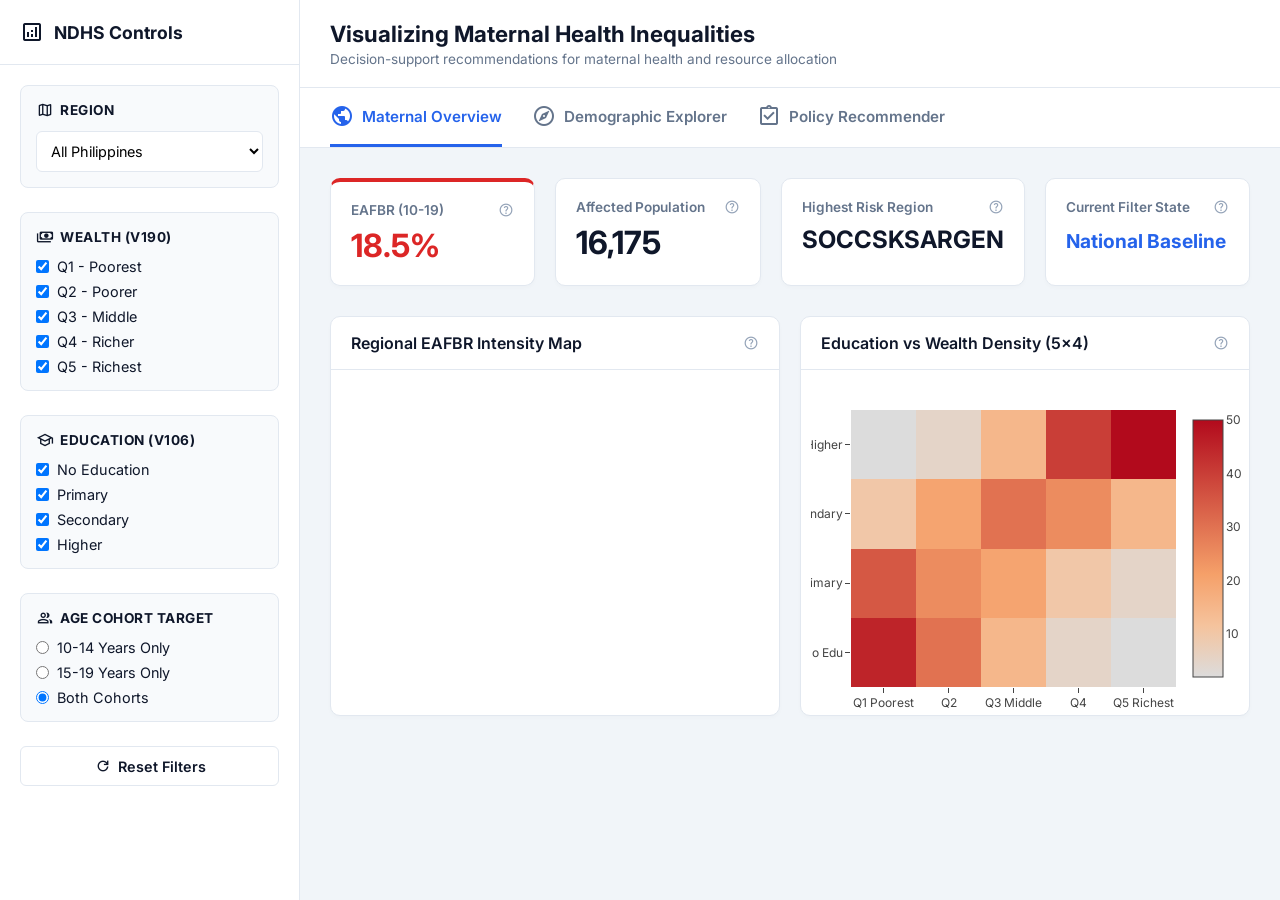
<file: index.html>
<!doctype html>
<html lang="en">

<head>
    <meta charset="UTF-8" />
    <meta name="viewport" content="width=device-width, initial-scale=1.0" />
    <title>Maternal Health Inequalities | NDHS 2022</title>
    <link href="https://fonts.googleapis.com/css2?family=Inter:wght@400;500;600;700&display=swap" rel="stylesheet" />
    <link href="https://fonts.googleapis.com/css2?family=Material+Symbols+Outlined:opsz,wght,FILL,GRAD@24,400,0,0"
        rel="stylesheet" />
    <link rel="stylesheet" href="style.css" />
    <script src="https://cdn.plot.ly/plotly-2.27.0.min.js"></script>
</head>

<body>
    <aside class="sidebar">
        <div class="sidebar-header">
            <span class="material-symbols-outlined">analytics</span> NDHS Controls
        </div>
        <div class="sidebar-content">
            <div class="filter-section">
                <div class="filter-label">
                    <span class="material-symbols-outlined" style="font-size: 18px">map</span>
                    Region
                </div>
                <select id="region-filter">
                    <option value="all">All Philippines</option>
                    <option value="soccsksargen">SOCCSKSARGEN (High Risk)</option>
                    <option value="ncr">NCR (Low Risk)</option>
                </select>
            </div>

            <div class="filter-section">
                <div class="filter-label">
                    <span class="material-symbols-outlined" style="font-size: 18px">payments</span>
                    Wealth (V190)
                </div>
                <div class="checkbox-group">
                    <label class="checkbox-item"><input type="checkbox" checked /> Q1 - Poorest</label>
                    <label class="checkbox-item"><input type="checkbox" checked /> Q2 - Poorer</label>
                    <label class="checkbox-item"><input type="checkbox" checked /> Q3 - Middle</label>
                    <label class="checkbox-item"><input type="checkbox" checked /> Q4 - Richer</label>
                    <label class="checkbox-item"><input type="checkbox" checked /> Q5 - Richest</label>
                </div>
            </div>

            <div class="filter-section">
                <div class="filter-label">
                    <span class="material-symbols-outlined" style="font-size: 18px">school</span>
                    Education (V106)
                </div>
                <div class="checkbox-group">
                    <label class="checkbox-item"><input type="checkbox" checked /> No Education</label>
                    <label class="checkbox-item"><input type="checkbox" checked /> Primary</label>
                    <label class="checkbox-item"><input type="checkbox" checked /> Secondary</label>
                    <label class="checkbox-item"><input type="checkbox" checked /> Higher</label>
                </div>
            </div>

            <div class="filter-section">
                <div class="filter-label">
                    <span class="material-symbols-outlined" style="font-size: 18px">group</span>
                    Age Cohort Target
                </div>
                <div class="checkbox-group">
                    <label class="checkbox-item"><input type="radio" name="cohort" /> 10-14 Years Only</label>
                    <label class="checkbox-item"><input type="radio" name="cohort" /> 15-19 Years Only</label>
                    <label class="checkbox-item"><input type="radio" name="cohort" checked /> Both Cohorts</label>
                </div>
            </div>

            <button class="btn btn-outline" style="width: 100%; justify-content: center">
                <span class="material-symbols-outlined" style="font-size: 18px">refresh</span>
                Reset Filters
            </button>
        </div>
    </aside>

    <main class="main-content">
        <header class="top-header">
            <div class="header-title">
                <h1>Visualizing Maternal Health Inequalities</h1>
                <p>
                    Decision-support recommendations for maternal health and resource
                    allocation
                </p>
            </div>
        </header>

        <nav class="top-nav">
            <button class="tab-btn active" onclick="switchTab('overview', event)">
                <span class="material-symbols-outlined">public</span> Maternal
                Overview
            </button>
            <button class="tab-btn" onclick="switchTab('explorer', event)">
                <span class="material-symbols-outlined">explore</span> Demographic
                Explorer
            </button>
            <button class="tab-btn" onclick="switchTab('recommender', event)">
                <span class="material-symbols-outlined">assignment_turned_in</span>
                Policy Recommender
            </button>
        </nav>

        <div id="overview" class="tab-content active">
            <div class="kpi-grid">
                <div class="kpi-card" style="border-top: 4px solid var(--danger)">
                    <div class="kpi-label">
                        EAFBR (10-19)
                        <span class="material-symbols-outlined help-icon"
                            title="Early-Age First Birth Rate % (Calculated from V212)">help</span>
                    </div>
                    <div class="kpi-value" style="color: var(--danger)">18.5%</div>
                </div>
                <div class="kpi-card">
                    <div class="kpi-label">
                        Affected Population
                        <span class="material-symbols-outlined help-icon"
                            title="Estimated absolute number (Weighted by V005)">help</span>
                    </div>
                    <div class="kpi-value">16,175</div>
                </div>
                <div class="kpi-card">
                    <div class="kpi-label">
                        Highest Risk Region
                        <span class="material-symbols-outlined help-icon"
                            title="Region with highest aggregated EAFBR">help</span>
                    </div>
                    <div class="kpi-value" style="font-size: 1.5rem; margin-top: 10px">
                        SOCCSKSARGEN
                    </div>
                </div>
                <div class="kpi-card">
                    <div class="kpi-label">
                        Current Filter State
                        <span class="material-symbols-outlined help-icon" title="Active baseline">help</span>
                    </div>
                    <div class="kpi-value" style="font-size: 1.2rem; margin-top: 14px; color: var(--primary)">
                        National Baseline
                    </div>
                </div>
            </div>

            <div class="two-col-grid">
                <div class="chart-panel">
                    <div class="panel-header">
                        Regional EAFBR Intensity Map
                        <span class="material-symbols-outlined help-icon"
                            title="Geospatial distribution of early-age first births">help</span>
                    </div>
                    <div id="map-chart" class="chart-container"></div>
                </div>
                <div class="chart-panel">
                    <div class="panel-header">
                        Education vs Wealth Density (5x4)
                        <span class="material-symbols-outlined help-icon"
                            title="Density mapping of Education (V106) and Wealth Index (V190)">help</span>
                    </div>
                    <div id="heatmap-overview" class="chart-container"></div>
                </div>
            </div>
        </div>

        <div id="explorer" class="tab-content">
            <div class="two-col-grid">
                <div class="chart-panel">
                    <div class="panel-header">
                        Age at First Birth by Wealth Quintile
                        <span class="material-symbols-outlined help-icon"
                            title="Box Plot showing variance and outliers in Age (V212) across wealth brackets">help</span>
                    </div>
                    <div id="boxplot-chart" class="chart-container"></div>
                </div>
                <div class="chart-panel">
                    <div class="panel-header">
                        Education Breakdown per Wealth Tier
                        <span class="material-symbols-outlined help-icon"
                            title="Stacked Bar showing proportion of education levels within wealth brackets">help</span>
                    </div>
                    <div id="stacked-bar" class="chart-container"></div>
                </div>
            </div>
            <div class="chart-panel" style="min-height: 400px; margin-bottom: 24px">
                <div class="panel-header">
                    Pregnancy Status Cross-Section
                    <span class="material-symbols-outlined help-icon"
                        title="Heatmap combining V190 and Currently Pregnant (V213) indicator">help</span>
                </div>
                <div id="heatmap-explorer" class="chart-container"></div>
            </div>
        </div>

        <div id="recommender" class="tab-content">
            <div class="two-col-grid" style="grid-template-columns: 1fr 2.5fr">
                <div class="chart-panel">
                    <div class="panel-header" style="background: #f8fafc">
                        Intervention Scoring Weights
                    </div>
                    <div style="padding: 20px">
                        <p style="
                  font-size: 0.85rem;
                  color: var(--text-muted);
                  margin-bottom: 24px;
                  line-height: 1.5;
                ">
                            Adjust the weights of the Intervention Priority Score formula to
                            dynamically re-rank regions based on stakeholder goals.
                        </p>

                        <div class="slider-group">
                            <label><span>EAFBR Rate (V212)</span>
                                <span id="w-eafbr" style="color: var(--primary)">0.50</span></label>
                            <input type="range" min="0" max="100" value="50"
                                oninput="updateWeight('w-eafbr', this.value)" />
                        </div>
                        <div class="slider-group">
                            <label><span>Socioeconomic Vuln.</span>
                                <span id="w-vuln" style="color: var(--primary)">0.35</span></label>
                            <input type="range" min="0" max="100" value="35"
                                oninput="updateWeight('w-vuln', this.value)" />
                        </div>
                        <div class="slider-group">
                            <label><span>Population Scale</span>
                                <span id="w-pop" style="color: var(--primary)">0.15</span></label>
                            <input type="range" min="0" max="100" value="15"
                                oninput="updateWeight('w-pop', this.value)" />
                        </div>

                        <button class="btn btn-primary" style="margin-top: 10px">
                            Apply Scenario Parameters
                        </button>

                        <div style="
                  margin-top: 24px;
                  padding-top: 24px;
                  border-top: 1px solid var(--border);
                  display: flex;
                  gap: 10px;
                ">
                            <button class="btn btn-outline" style="flex: 1; justify-content: center"
                                onclick="exportPDF()">
                                <span class="material-symbols-outlined" style="font-size: 18px">picture_as_pdf</span>
                                PDF
                            </button>
                            <button class="btn btn-outline" style="flex: 1; justify-content: center"
                                onclick="exportCSV()">
                                <span class="material-symbols-outlined" style="font-size: 18px">dataset</span>
                                CSV
                            </button>
                        </div>
                    </div>
                </div>

                <div class="chart-panel">
                    <div class="panel-header">
                        Ranked Intervention Action Plan
                        <span class="material-symbols-outlined help-icon"
                            title="Outputs translated into concrete, actionable recommendations with feasibility assumptions">help</span>
                    </div>
                    <div style="overflow-x: auto">
                        <table class="data-table">
                            <thead>
                                <tr>
                                    <th>Region</th>
                                    <th>EAFBR</th>
                                    <th>Vuln. Index</th>
                                    <th>Affected Count</th>
                                    <th>Score</th>
                                    <th>Tier</th>
                                </tr>
                            </thead>
                            <tbody>
                                <tr>
                                    <td style="font-weight: 600">SOCCSKSARGEN</td>
                                    <td>24.2%</td>
                                    <td>0.85</td>
                                    <td>1,847</td>
                                    <td style="font-weight: 600">0.89</td>
                                    <td><span class="tier-1">Tier 1</span></td>
                                </tr>
                                <tr>
                                    <td style="font-weight: 600">Zamboanga Pen.</td>
                                    <td>21.8%</td>
                                    <td>0.78</td>
                                    <td>1,623</td>
                                    <td style="font-weight: 600">0.84</td>
                                    <td><span class="tier-1">Tier 1</span></td>
                                </tr>
                                <tr>
                                    <td style="font-weight: 600">Eastern Visayas</td>
                                    <td>18.8%</td>
                                    <td>0.60</td>
                                    <td>2,104</td>
                                    <td style="font-weight: 600">0.62</td>
                                    <td><span class="tier-2">Tier 2</span></td>
                                </tr>
                                <tr>
                                    <td style="font-weight: 600">Central Luzon</td>
                                    <td>16.9%</td>
                                    <td>0.52</td>
                                    <td>1,892</td>
                                    <td style="font-weight: 600">0.55</td>
                                    <td><span class="tier-2">Tier 2</span></td>
                                </tr>
                                <tr>
                                    <td style="font-weight: 600">NCR</td>
                                    <td>14.5%</td>
                                    <td>0.15</td>
                                    <td>1,756</td>
                                    <td style="font-weight: 600">0.21</td>
                                    <td><span class="tier-3">Tier 3</span></td>
                                </tr>
                            </tbody>
                        </table>
                    </div>
                </div>
            </div>
        </div>
    </main>

    <script src="script.js"></script>
</body>

</html>
</file>
<file: style.css>
:root {
    --bg: #f1f5f9;
    --surface: #ffffff;
    --border: #e2e8f0;
    --text-main: #0f172a;
    --text-muted: #64748b;
    --primary: #2563eb;
    --primary-hover: #1d4ed8;
    --danger: #dc2626;
    --warning: #d97706;
    --success: #059669;
}

* {
    box-sizing: border-box;
    margin: 0;
    padding: 0;
    font-family: "Inter", sans-serif;
}

body {
    display: flex;
    height: 100vh;
    background: var(--bg);
    color: var(--text-main);
    overflow: hidden;
}

/* Sidebar - Global Controls */
.sidebar {
    width: 300px;
    background: var(--surface);
    border-right: 1px solid var(--border);
    display: flex;
    flex-direction: column;
    z-index: 10;
    overflow-y: auto;
}

.sidebar-header {
    padding: 20px;
    border-bottom: 1px solid var(--border);
    display: flex;
    align-items: center;
    gap: 10px;
    font-weight: 700;
    font-size: 1.1rem;
    color: var(--text-main);
}

.sidebar-content {
    padding: 20px;
    flex: 1;
}

.filter-section {
    margin-bottom: 24px;
    background: #f8fafc;
    padding: 15px;
    border-radius: 8px;
    border: 1px solid var(--border);
}

.filter-label {
    font-size: 0.85rem;
    font-weight: 700;
    color: var(--text-main);
    margin-bottom: 12px;
    text-transform: uppercase;
    letter-spacing: 0.5px;
    display: flex;
    align-items: center;
    gap: 6px;
}

select {
    width: 100%;
    padding: 10px;
    border: 1px solid var(--border);
    border-radius: 6px;
    font-size: 0.9rem;
    background: white;
}

.checkbox-group {
    display: flex;
    flex-direction: column;
    gap: 8px;
}

.checkbox-item {
    display: flex;
    align-items: center;
    gap: 8px;
    font-size: 0.9rem;
    cursor: pointer;
    color: var(--text-main);
}

/* Main Workspace */
.main-content {
    flex: 1;
    display: flex;
    flex-direction: column;
    overflow: hidden;
}

/* Top Navigation */
.top-header {
    background: var(--surface);
    padding: 20px 30px;
    border-bottom: 1px solid var(--border);
    display: flex;
    justify-content: space-between;
    align-items: center;
}

.header-title h1 {
    font-size: 1.4rem;
    font-weight: 700;
    margin-bottom: 4px;
}

.header-title p {
    font-size: 0.85rem;
    color: var(--text-muted);
}

.top-nav {
    background: var(--surface);
    border-bottom: 1px solid var(--border);
    padding: 0 30px;
    display: flex;
    gap: 30px;
    align-items: center;
}

.tab-btn {
    padding: 16px 0;
    border: none;
    background: transparent;
    font-weight: 600;
    color: var(--text-muted);
    cursor: pointer;
    border-bottom: 3px solid transparent;
    font-size: 0.95rem;
    display: flex;
    align-items: center;
    gap: 8px;
    transition: 0.2s;
}

.tab-btn:hover {
    color: var(--primary);
}

.tab-btn.active {
    color: var(--primary);
    border-bottom-color: var(--primary);
}

/* Tab Content */
.tab-content {
    flex: 1;
    padding: 30px;
    overflow-y: auto;
    display: none;
}

.tab-content.active {
    display: block;
}

/* Reusable Components */
.kpi-grid {
    display: grid;
    grid-template-columns: repeat(4, 1fr);
    gap: 20px;
    margin-bottom: 30px;
}

.kpi-card {
    background: var(--surface);
    padding: 20px;
    border-radius: 10px;
    border: 1px solid var(--border);
    box-shadow: 0 2px 4px rgba(0, 0, 0, 0.02);
    position: relative;
}

.kpi-label {
    font-size: 0.85rem;
    font-weight: 600;
    color: var(--text-muted);
    margin-bottom: 8px;
    display: flex;
    justify-content: space-between;
    align-items: center;
}

.kpi-value {
    font-size: 2rem;
    font-weight: 700;
    color: var(--text-main);
}

.help-icon {
    font-size: 16px;
    color: #94a3b8;
    cursor: help;
}

.two-col-grid {
    display: grid;
    grid-template-columns: 1fr 1fr;
    gap: 20px;
    margin-bottom: 24px;
}

.chart-panel {
    background: var(--surface);
    border: 1px solid var(--border);
    border-radius: 10px;
    display: flex;
    flex-direction: column;
    min-height: 400px;
    box-shadow: 0 2px 4px rgba(0, 0, 0, 0.02);
}

.panel-header {
    padding: 16px 20px;
    border-bottom: 1px solid var(--border);
    font-weight: 600;
    display: flex;
    justify-content: space-between;
    align-items: center;
    font-size: 1rem;
}

.chart-container {
    flex: 1;
    padding: 10px;
    width: 100%;
}

/* Recommender specific styles */
.slider-group {
    margin-bottom: 20px;
}

.slider-group label {
    display: flex;
    justify-content: space-between;
    font-size: 0.9rem;
    font-weight: 600;
    margin-bottom: 8px;
}

input[type="range"] {
    width: 100%;
    accent-color: var(--primary);
}

.data-table {
    width: 100%;
    border-collapse: collapse;
}

.data-table th,
.data-table td {
    padding: 14px 20px;
    text-align: left;
    border-bottom: 1px solid var(--border);
    font-size: 0.9rem;
}

.data-table th {
    background: #f8fafc;
    color: var(--text-muted);
    font-weight: 600;
    text-transform: uppercase;
    font-size: 0.8rem;
    letter-spacing: 0.5px;
}

.tier-1 {
    color: var(--danger);
    font-weight: 700;
    background: #fee2e2;
    padding: 4px 8px;
    border-radius: 4px;
    display: inline-block;
}

.tier-2 {
    color: var(--warning);
    font-weight: 700;
    background: #fef3c7;
    padding: 4px 8px;
    border-radius: 4px;
    display: inline-block;
}

.tier-3 {
    color: var(--success);
    font-weight: 700;
    background: #d1fae5;
    padding: 4px 8px;
    border-radius: 4px;
    display: inline-block;
}

.btn {
    padding: 10px 16px;
    border-radius: 6px;
    font-weight: 600;
    cursor: pointer;
    display: inline-flex;
    align-items: center;
    gap: 6px;
    font-size: 0.9rem;
    border: none;
    transition: 0.2s;
}

.btn-primary {
    background: var(--primary);
    color: white;
    width: 100%;
    justify-content: center;
}

.btn-primary:hover {
    background: var(--primary-hover);
}

.btn-outline {
    background: white;
    border: 1px solid var(--border);
    color: var(--text-main);
}

.btn-outline:hover {
    background: var(--bg);
}
</file>
